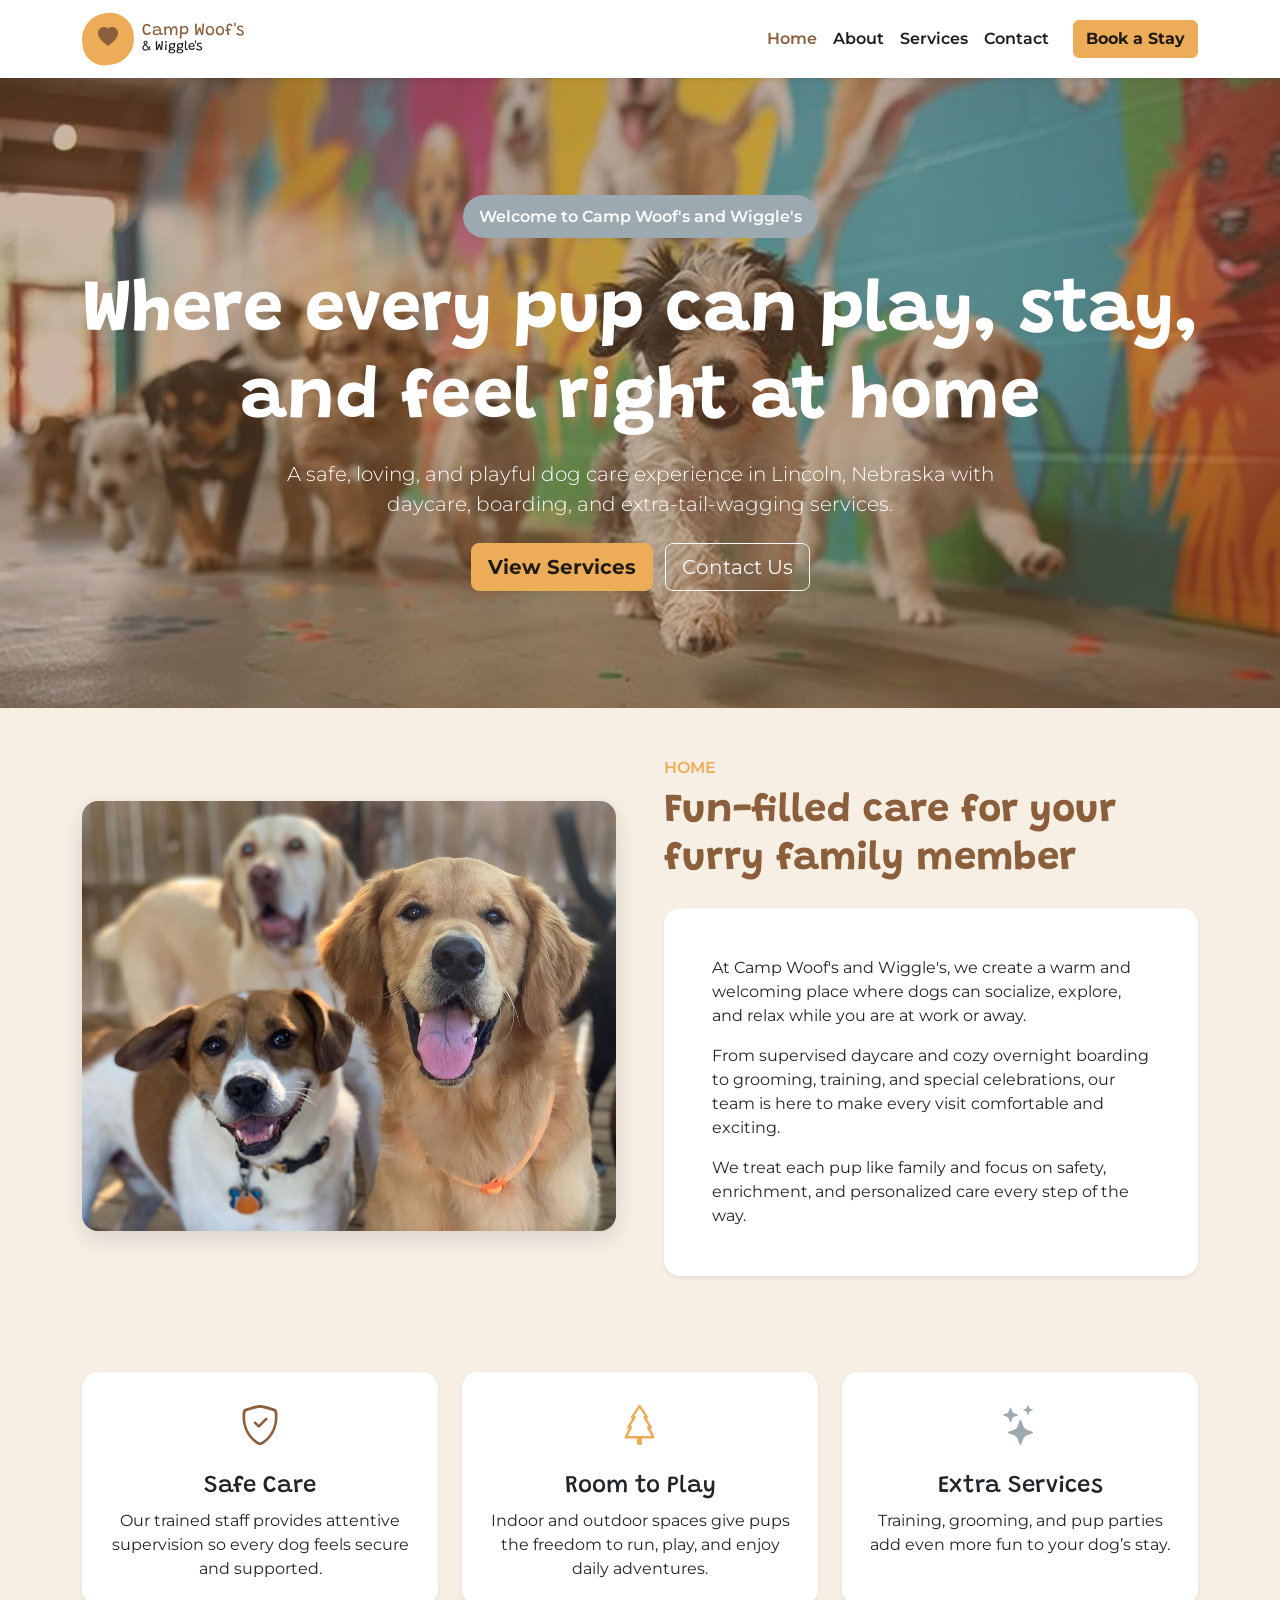
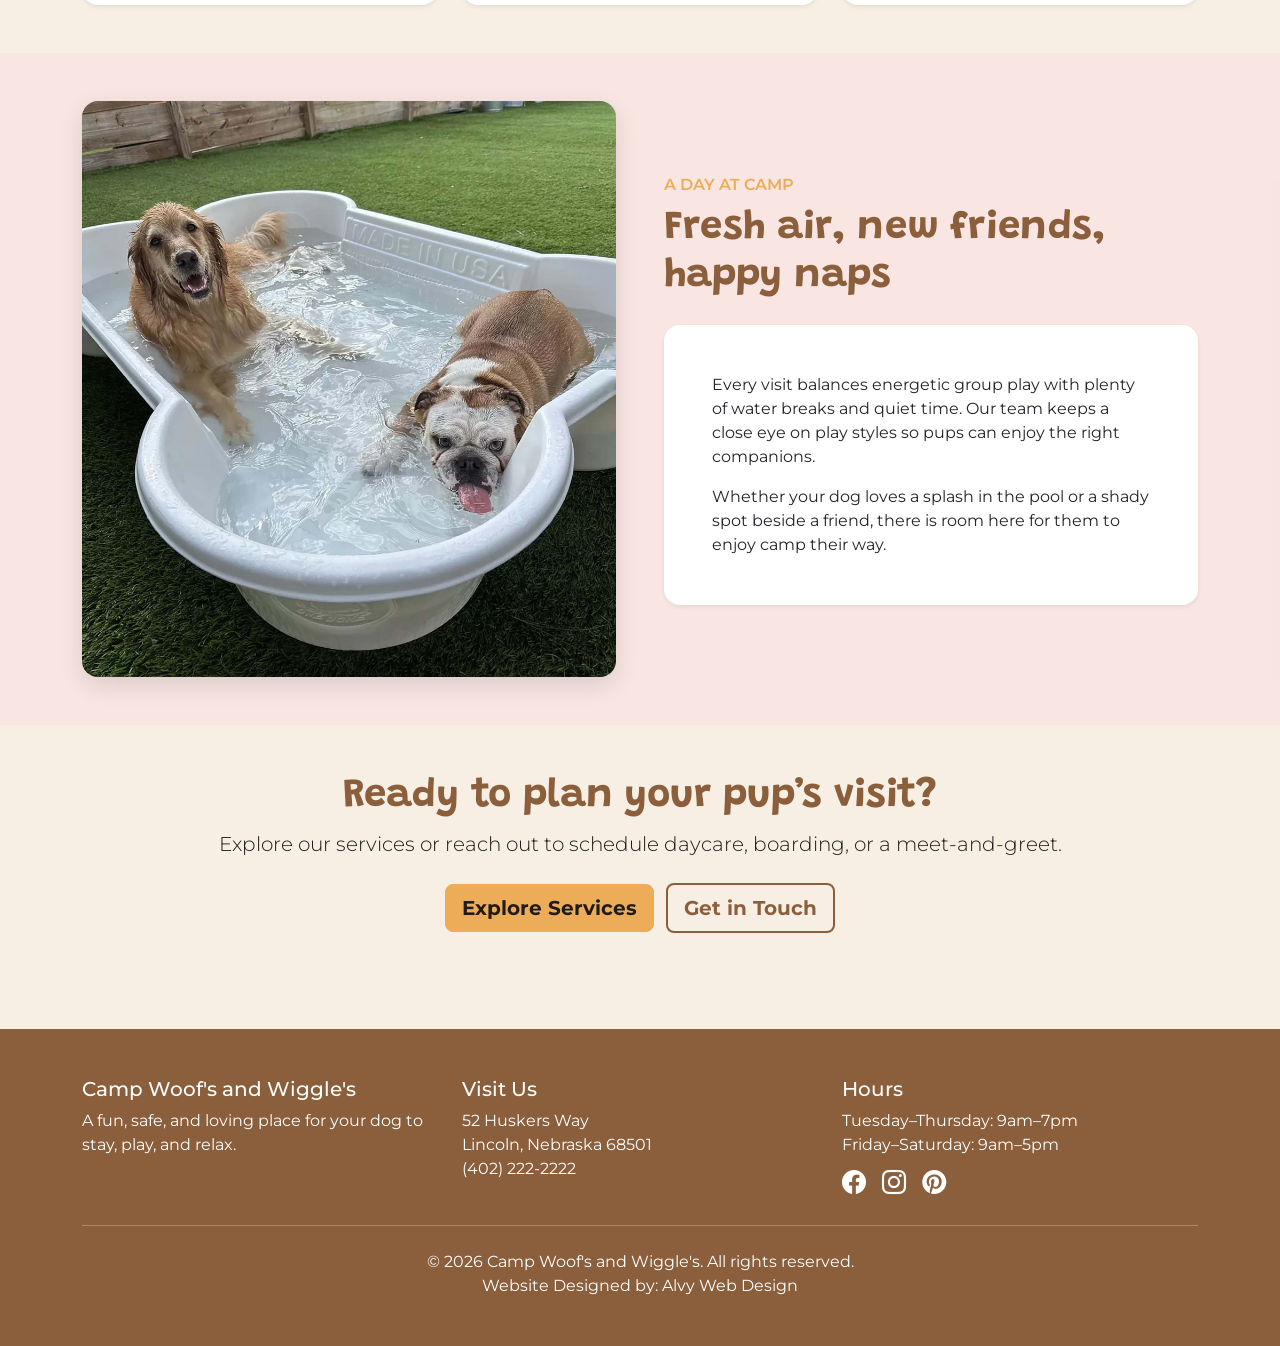
<file: index.html>
<!doctype html>
<html lang="en">
  <head>
    <meta charset="utf-8">
    <meta name="viewport" content="width=device-width, initial-scale=1">
    <title>Camp Woof's and Wiggle's - Home</title>
    <link href="https://cdn.jsdelivr.net/npm/bootstrap@5.3.8/dist/css/bootstrap.min.css" rel="stylesheet" integrity="sha384-sRIl4kxILFvY47J16cr9ZwB07vP4J8+LH7qKQnuqkuIAvNWLzeN8tE5YBujZqJLB" crossorigin="anonymous">
    <link href="styles.css" rel="stylesheet">
    <link rel="preconnect" href="https://fonts.googleapis.com">
    <link rel="preconnect" href="https://fonts.gstatic.com" crossorigin>
    <link rel="stylesheet" href="https://cdn.jsdelivr.net/npm/bootstrap-icons@1.13.1/font/bootstrap-icons.min.css">
    <link href="https://fonts.googleapis.com/css2?family=Grandstander:ital,wght@0,100..900;1,100..900&family=Montserrat:ital,wght@0,100..900;1,100..900&display=swap" rel="stylesheet">
    <script src="https://cdn.jsdelivr.net/npm/bootstrap@5.3.8/dist/js/bootstrap.bundle.min.js" integrity="sha384-FKyoEForCGlyvwx9Hj09JcYn3nv7wiPVlz7YYwJrWVcXK/BmnVDxM+D2scQbITxI" crossorigin="anonymous"></script>
  
  </head>
  <body>
    <nav class="navbar navbar-expand-lg sticky-top shadow-sm">
      <div class="container">
        <a class="navbar-brand d-flex align-items-center gap-2" href="index.html" aria-label="Camp Woof's and Wiggle's home">
          <span class="brand-mark" aria-hidden="true"><i class="bi bi-heart-fill"></i></span>
          <span class="brand-name">Camp Woof's<br><small>&amp; Wiggle's</small></span>
        </a>
        <button class="navbar-toggler" type="button" data-bs-toggle="collapse" data-bs-target="#mainNav" aria-controls="mainNav" aria-expanded="false" aria-label="Toggle navigation">
          <span class="navbar-toggler-icon"></span>
        </button>
        <div class="collapse navbar-collapse" id="mainNav">
          <ul class="navbar-nav ms-auto mb-2 mb-lg-0">
            <li class="nav-item"><a class="nav-link active" aria-current="page" href="index.html">Home</a></li>
            <li class="nav-item"><a class="nav-link" href="about.html">About</a></li>
            <li class="nav-item"><a class="nav-link" href="services.html">Services</a></li>
            <li class="nav-item"><a class="nav-link" href="contact.html">Contact</a></li>
          </ul>
          <a href="contact.html" class="btn btn-brand ms-lg-3">Book a Stay</a>
        </div>
      </div>
    </nav>

    <header class="page-hero d-flex align-items-center text-white">
      <div class="container text-center py-5">
        <span class="feature-badge mb-3">Welcome to Camp Woof's and Wiggle's</span>
        <h1 class="display-2 fw-bold mt-3 mb-3">Where every pup can play, stay, and feel right at home</h1>
        <p class="lead col-lg-8 mx-auto mb-4">A safe, loving, and playful dog care experience in Lincoln, Nebraska with daycare, boarding, and extra-tail-wagging services.</p>
        <a href="services.html" class="btn btn-brand btn-lg me-2">View Services</a>
        <a href="contact.html" class="btn btn-outline-light btn-lg">Contact Us</a>
      </div>
    </header>

    <main>
      <section class="py-5">
        <div class="container">
          <div class="row align-items-center g-5">
            <div class="col-lg-6">
              <img src="2-cute-dogs.jpg.jpg" class="home-image" alt="Two happy dogs relaxing together" width="1200" height="800">
            </div>
            <div class="col-lg-6">
              <span class="text-uppercase fw-semibold accent-text">Home</span>
              <h2 class="display-6 fw-bold section-title mt-2">Fun-filled care for your furry family member</h2>
              <div class="card info-card shadow-sm mt-4">
                <div class="card-body p-4 p-lg-5">
                  <p class="mb-3">At Camp Woof's and Wiggle's, we create a warm and welcoming place where dogs can socialize, explore, and relax while you are at work or away.</p>
                  <p class="mb-3">From supervised daycare and cozy overnight boarding to grooming, training, and special celebrations, our team is here to make every visit comfortable and exciting.</p>
                  <p class="mb-0">We treat each pup like family and focus on safety, enrichment, and personalized care every step of the way.</p>
                </div>
              </div>
            </div>
          </div>
        </div>
      </section>

      <section class="py-5">
        <div class="container">
          <div class="row g-4 text-center">
            <div class="col-md-4">
              <div class="card info-card h-100 shadow-sm">
                <div class="card-body p-4">
                  <i class="bi bi-shield-check fs-1" style="color: var(--primary-brown);"></i>
                  <h3 class="h4 mt-3">Safe Care</h3>
                  <p class="mb-0">Our trained staff provides attentive supervision so every dog feels secure and supported.</p>
                </div>
              </div>
            </div>
            <div class="col-md-4">
              <div class="card info-card h-100 shadow-sm">
                <div class="card-body p-4">
                  <i class="bi bi-tree fs-1" style="color: var(--secondary-gold);"></i>
                  <h3 class="h4 mt-3">Room to Play</h3>
                  <p class="mb-0">Indoor and outdoor spaces give pups the freedom to run, play, and enjoy daily adventures.</p>
                </div>
              </div>
            </div>
            <div class="col-md-4">
              <div class="card info-card h-100 shadow-sm">
                <div class="card-body p-4">
                  <i class="bi bi-stars fs-1" style="color: var(--primary-blue);"></i>
                  <h3 class="h4 mt-3">Extra Services</h3>
                  <p class="mb-0">Training, grooming, and pup parties add even more fun to your dog’s stay.</p>
                </div>
              </div>
            </div>
          </div>
        </div>
      </section>

      <section class="py-5 activity-section">
        <div class="container">
          <div class="row align-items-center g-5">
            <div class="col-lg-6">
              <img src="2-dogs-in-bone-pool.jpg.jpg" class="home-image" alt="Two dogs cooling off in a bone-shaped pool" width="1200" height="800" loading="lazy">
            </div>
            <div class="col-lg-6">
              <span class="text-uppercase fw-semibold accent-text">A day at camp</span>
              <h2 class="display-6 fw-bold section-title mt-2">Fresh air, new friends, happy naps</h2>
              <div class="card info-card shadow-sm mt-4">
                <div class="card-body p-4 p-lg-5">
                  <p class="mb-3">Every visit balances energetic group play with plenty of water breaks and quiet time. Our team keeps a close eye on play styles so pups can enjoy the right companions.</p>
                  <p class="mb-0">Whether your dog loves a splash in the pool or a shady spot beside a friend, there is room here for them to enjoy camp their way.</p>
                </div>
              </div>
            </div>
          </div>
        </div>
      </section>

      <section class="py-5 text-center">
        <div class="container">
          <h2 class="display-6 fw-bold section-title">Ready to plan your pup’s visit?</h2>
          <p class="lead mb-4">Explore our services or reach out to schedule daycare, boarding, or a meet-and-greet.</p>
          <a href="services.html" class="btn btn-brand btn-lg me-2">Explore Services</a>
          <a href="contact.html" class="btn btn-outline-brand btn-lg">Get in Touch</a>
        </div>
      </section>
    </main>

    <footer class="site-footer text-white py-5 mt-5">
      <div class="container">
        <div class="row g-4">
          <div class="col-md-4">
            <h5>Camp Woof's and Wiggle's</h5>
            <p class="mb-0">A fun, safe, and loving place for your dog to stay, play, and relax.</p>
          </div>
          <div class="col-md-4">
            <h5>Visit Us</h5>
            <p class="mb-0">52 Huskers Way<br>Lincoln, Nebraska 68501<br>(402) 222-2222</p>
          </div>
          <div class="col-md-4">
            <h5>Hours</h5>
            <p class="mb-2">Tuesday–Thursday: 9am–7pm<br>Friday–Saturday: 9am–5pm</p>
            <div class="d-flex gap-3 fs-4">
              <a href="#" aria-label="Facebook"><i class="bi bi-facebook"></i></a>
              <a href="#" aria-label="Instagram"><i class="bi bi-instagram"></i></a>
              <a href="#" aria-label="Pinterest"><i class="bi bi-pinterest"></i></a>
            </div>
          </div>
        </div>
        <hr class="border-light my-4">
        <p class="mb-0 text-center">&copy; 2026 Camp Woof's and Wiggle's. All rights reserved.</p>
        <p class="mb-0 text-center">Website Designed by: <a href="https://www.salvywebdesign.com">Alvy Web Design</a></p>
      </div>
    </footer>
  </body>
</html>
</file>
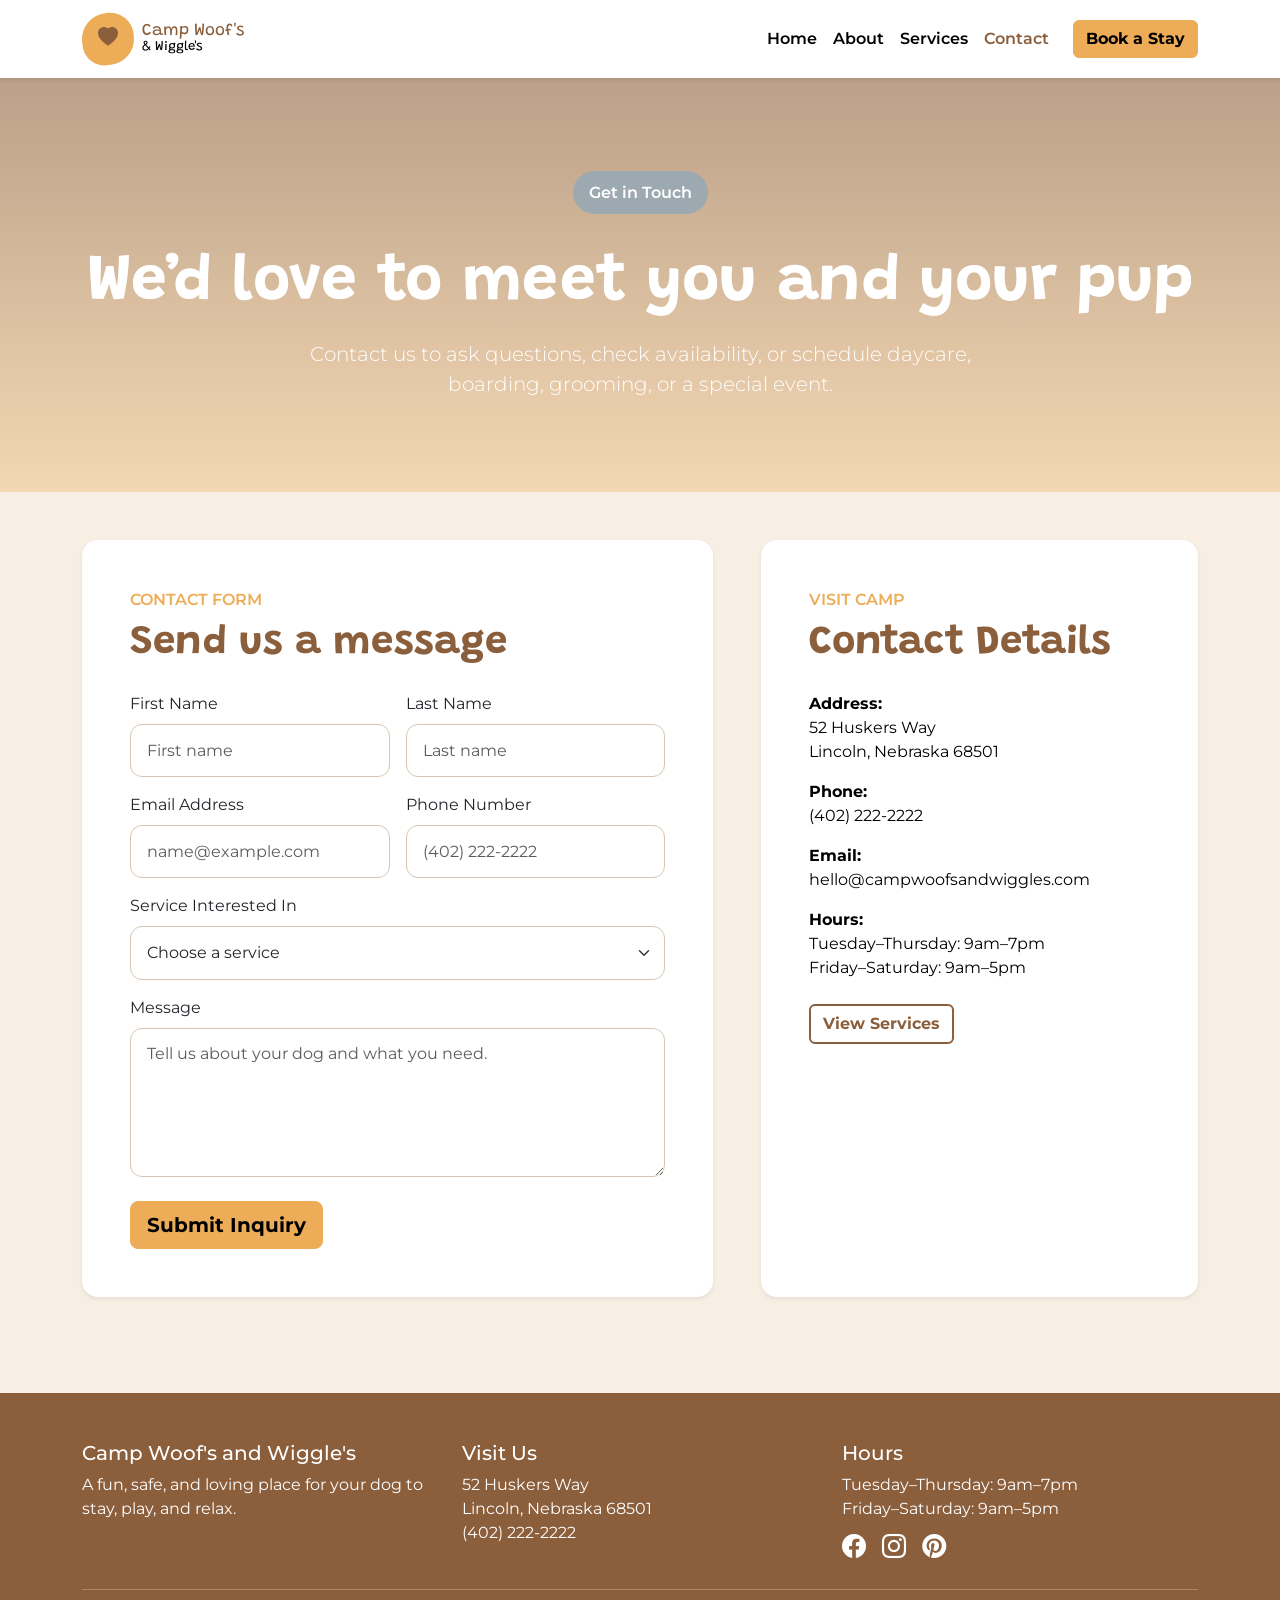
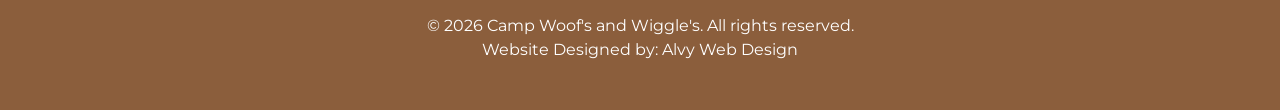
<file: contact.html>
<!doctype html>
<html lang="en">
  <head>
    <meta charset="utf-8">
    <meta name="viewport" content="width=device-width, initial-scale=1">
    <title>Camp Woof's and Wiggle's - Contact</title>
    <link href="https://cdn.jsdelivr.net/npm/bootstrap@5.3.8/dist/css/bootstrap.min.css" rel="stylesheet" integrity="sha384-sRIl4kxILFvY47J16cr9ZwB07vP4J8+LH7qKQnuqkuIAvNWLzeN8tE5YBujZqJLB" crossorigin="anonymous">
    <link href="styles.css" rel="stylesheet">
    <link rel="preconnect" href="https://fonts.googleapis.com">
    <link rel="preconnect" href="https://fonts.gstatic.com" crossorigin>
    <link rel="stylesheet" href="https://cdn.jsdelivr.net/npm/bootstrap-icons@1.13.1/font/bootstrap-icons.min.css">
    <link href="https://fonts.googleapis.com/css2?family=Grandstander:ital,wght@0,100..900;1,100..900&family=Montserrat:ital,wght@0,100..900;1,100..900&display=swap" rel="stylesheet">
    <script src="https://cdn.jsdelivr.net/npm/bootstrap@5.3.8/dist/js/bootstrap.bundle.min.js" integrity="sha384-FKyoEForCGlyvwx9Hj09JcYn3nv7wiPVlz7YYwJrWVcXK/BmnVDxM+D2scQbITxI" crossorigin="anonymous"></script>
    <style>
      :root {
        --primary-brown: #8b5e3c;
        --primary-blue: #9ca9b0;
        --secondary-tan: #c49a6c;
        --secondary-gold: #ecac58;
        --secondary-pink: #fbd3df;
        --cream: #f7efe4;
        --black: #000000;
        --white: #ffffff;
      }

      body {
        font-family: "Montserrat", sans-serif;
        background-color: var(--cream);
        color: var(--black);
      }

      h1, h2, h3, .navbar-brand {
        font-family: "Grandstander", cursive;
      }

      .navbar { background-color: var(--white) !important; }
      .navbar .nav-link { color: var(--black); font-weight: 600; }
      .navbar .nav-link.active, .navbar .nav-link:hover { color: var(--primary-brown); }
      .btn-brand {
        background-color: var(--secondary-gold);
        border-color: var(--secondary-gold);
        color: var(--black);
        font-weight: 700;
      }
      .btn-brand:hover {
        background-color: var(--primary-brown);
        border-color: var(--primary-brown);
        color: var(--white);
      }
      .btn-outline-brand {
        border: 2px solid var(--primary-brown);
        color: var(--primary-brown);
        font-weight: 700;
      }
      .btn-outline-brand:hover {
        background-color: var(--primary-brown);
        color: var(--white);
      }
      .page-hero {
        min-height: 46vh;
        background:
          linear-gradient(rgba(139, 94, 60, 0.55), rgba(236, 172, 88, 0.35)),
          url('https://images.unsplash.com/photo-1517849845537-4d257902454a?auto=format&fit=crop&w=1600&q=80') center/cover no-repeat;
      }
      .section-title { color: var(--primary-brown); }
      .accent-text { color: var(--secondary-gold); }
      .info-card {
        background-color: var(--white);
        border: 0;
        border-radius: 1rem;
      }
      .contact-box {
        background-color: var(--white);
        border-radius: 1rem;
      }
      .form-control,
      .form-select {
        border-radius: 0.75rem;
        border: 1px solid #d8c5b1;
        padding: 0.85rem 1rem;
      }
      .form-control:focus,
      .form-select:focus {
        border-color: var(--primary-blue);
        box-shadow: 0 0 0 0.25rem rgba(156, 169, 176, 0.25);
      }
      .feature-badge {
        background-color: var(--primary-blue);
        color: var(--white);
        padding: 0.6rem 1rem;
        border-radius: 999px;
        font-weight: 600;
        display: inline-block;
      }
      .site-footer { background-color: var(--primary-brown); }
      .site-footer a { color: var(--white); text-decoration: none; }
      .site-footer a:hover { color: var(--secondary-gold); }
    </style>
  </head>
  <body>
    <nav class="navbar navbar-expand-lg sticky-top shadow-sm">
      <div class="container">
        <a class="navbar-brand d-flex align-items-center gap-2" href="index.html" aria-label="Camp Woof's and Wiggle's home">
          <span class="brand-mark" aria-hidden="true"><i class="bi bi-heart-fill"></i></span>
          <span class="brand-name">Camp Woof's<br><small>&amp; Wiggle's</small></span>
        </a>
        <button class="navbar-toggler" type="button" data-bs-toggle="collapse" data-bs-target="#mainNav" aria-controls="mainNav" aria-expanded="false" aria-label="Toggle navigation">
          <span class="navbar-toggler-icon"></span>
        </button>
        <div class="collapse navbar-collapse" id="mainNav">
          <ul class="navbar-nav ms-auto mb-2 mb-lg-0">
            <li class="nav-item"><a class="nav-link" href="index.html">Home</a></li>
            <li class="nav-item"><a class="nav-link" href="about.html">About</a></li>
            <li class="nav-item"><a class="nav-link" href="services.html">Services</a></li>
            <li class="nav-item"><a class="nav-link active" aria-current="page" href="contact.html">Contact</a></li>
          </ul>
          <a href="contact.html" class="btn btn-brand ms-lg-3">Book a Stay</a>
        </div>
      </div>
    </nav>

    <header class="page-hero d-flex align-items-center text-white">
      <div class="container text-center py-5">
        <span class="feature-badge mb-3">Get in Touch</span>
        <h1 class="display-3 fw-bold mt-3 mb-3">We’d love to meet you and your pup</h1>
        <p class="lead col-lg-8 mx-auto mb-0">Contact us to ask questions, check availability, or schedule daycare, boarding, grooming, or a special event.</p>
      </div>
    </header>

    <main>
      <section class="py-5">
        <div class="container">
          <div class="row g-5">
            <div class="col-lg-7">
              <div class="card info-card shadow-sm">
                <div class="card-body p-4 p-lg-5">
                  <span class="text-uppercase fw-semibold accent-text">Contact Form</span>
                  <h2 class="display-6 fw-bold section-title mt-2 mb-4">Send us a message</h2>
                  <form>
                    <div class="row g-3">
                      <div class="col-md-6">
                        <label for="firstName" class="form-label">First Name</label>
                        <input type="text" class="form-control" id="firstName" placeholder="First name">
                      </div>
                      <div class="col-md-6">
                        <label for="lastName" class="form-label">Last Name</label>
                        <input type="text" class="form-control" id="lastName" placeholder="Last name">
                      </div>
                      <div class="col-md-6">
                        <label for="email" class="form-label">Email Address</label>
                        <input type="email" class="form-control" id="email" placeholder="name@example.com">
                      </div>
                      <div class="col-md-6">
                        <label for="phone" class="form-label">Phone Number</label>
                        <input type="tel" class="form-control" id="phone" placeholder="(402) 222-2222">
                      </div>
                      <div class="col-12">
                        <label for="serviceType" class="form-label">Service Interested In</label>
                        <select class="form-select" id="serviceType">
                          <option selected>Choose a service</option>
                          <option>Dog Daycare</option>
                          <option>Overnight Boarding</option>
                          <option>Bathing & Grooming</option>
                          <option>Training</option>
                          <option>Pup Parties</option>
                        </select>
                      </div>
                      <div class="col-12">
                        <label for="message" class="form-label">Message</label>
                        <textarea class="form-control" id="message" rows="5" placeholder="Tell us about your dog and what you need."></textarea>
                      </div>
                    </div>
                    <button type="submit" class="btn btn-brand btn-lg mt-4">Submit Inquiry</button>
                  </form>
                </div>
              </div>
            </div>
            <div class="col-lg-5">
              <div class="contact-box p-4 p-lg-5 h-100 shadow-sm">
                <span class="text-uppercase fw-semibold accent-text">Visit Camp</span>
                <h2 class="display-6 fw-bold section-title mt-2">Contact Details</h2>
                <div class="mt-4">
                  <p class="mb-3"><strong>Address:</strong><br>52 Huskers Way<br>Lincoln, Nebraska 68501</p>
                  <p class="mb-3"><strong>Phone:</strong><br>(402) 222-2222</p>
                  <p class="mb-3"><strong>Email:</strong><br>hello@campwoofsandwiggles.com</p>
                  <p class="mb-4"><strong>Hours:</strong><br>Tuesday–Thursday: 9am–7pm<br>Friday–Saturday: 9am–5pm</p>
                  <a href="services.html" class="btn btn-outline-brand">View Services</a>
                </div>
              </div>
            </div>
          </div>
        </div>
      </section>
    </main>

    <footer class="site-footer text-white py-5 mt-5">
      <div class="container">
        <div class="row g-4">
          <div class="col-md-4">
            <h5>Camp Woof's and Wiggle's</h5>
            <p class="mb-0">A fun, safe, and loving place for your dog to stay, play, and relax.</p>
          </div>
          <div class="col-md-4">
            <h5>Visit Us</h5>
            <p class="mb-0">52 Huskers Way<br>Lincoln, Nebraska 68501<br>(402) 222-2222</p>
          </div>
          <div class="col-md-4">
            <h5>Hours</h5>
            <p class="mb-2">Tuesday–Thursday: 9am–7pm<br>Friday–Saturday: 9am–5pm</p>
            <div class="d-flex gap-3 fs-4">
              <a href="#" aria-label="Facebook"><i class="bi bi-facebook"></i></a>
              <a href="#" aria-label="Instagram"><i class="bi bi-instagram"></i></a>
              <a href="#" aria-label="Pinterest"><i class="bi bi-pinterest"></i></a>
            </div>
          </div>
        </div>
        <hr class="border-light my-4">
        <p class="mb-0 text-center">&copy; 2026 Camp Woof's and Wiggle's. All rights reserved.</p>
        <p class="mb-0 text-center">Website Designed by: <a href="www.salvywebdesign.com">Alvy Web Design</a></p>
      </div>
    </footer>
  </body>
</html>
</file>
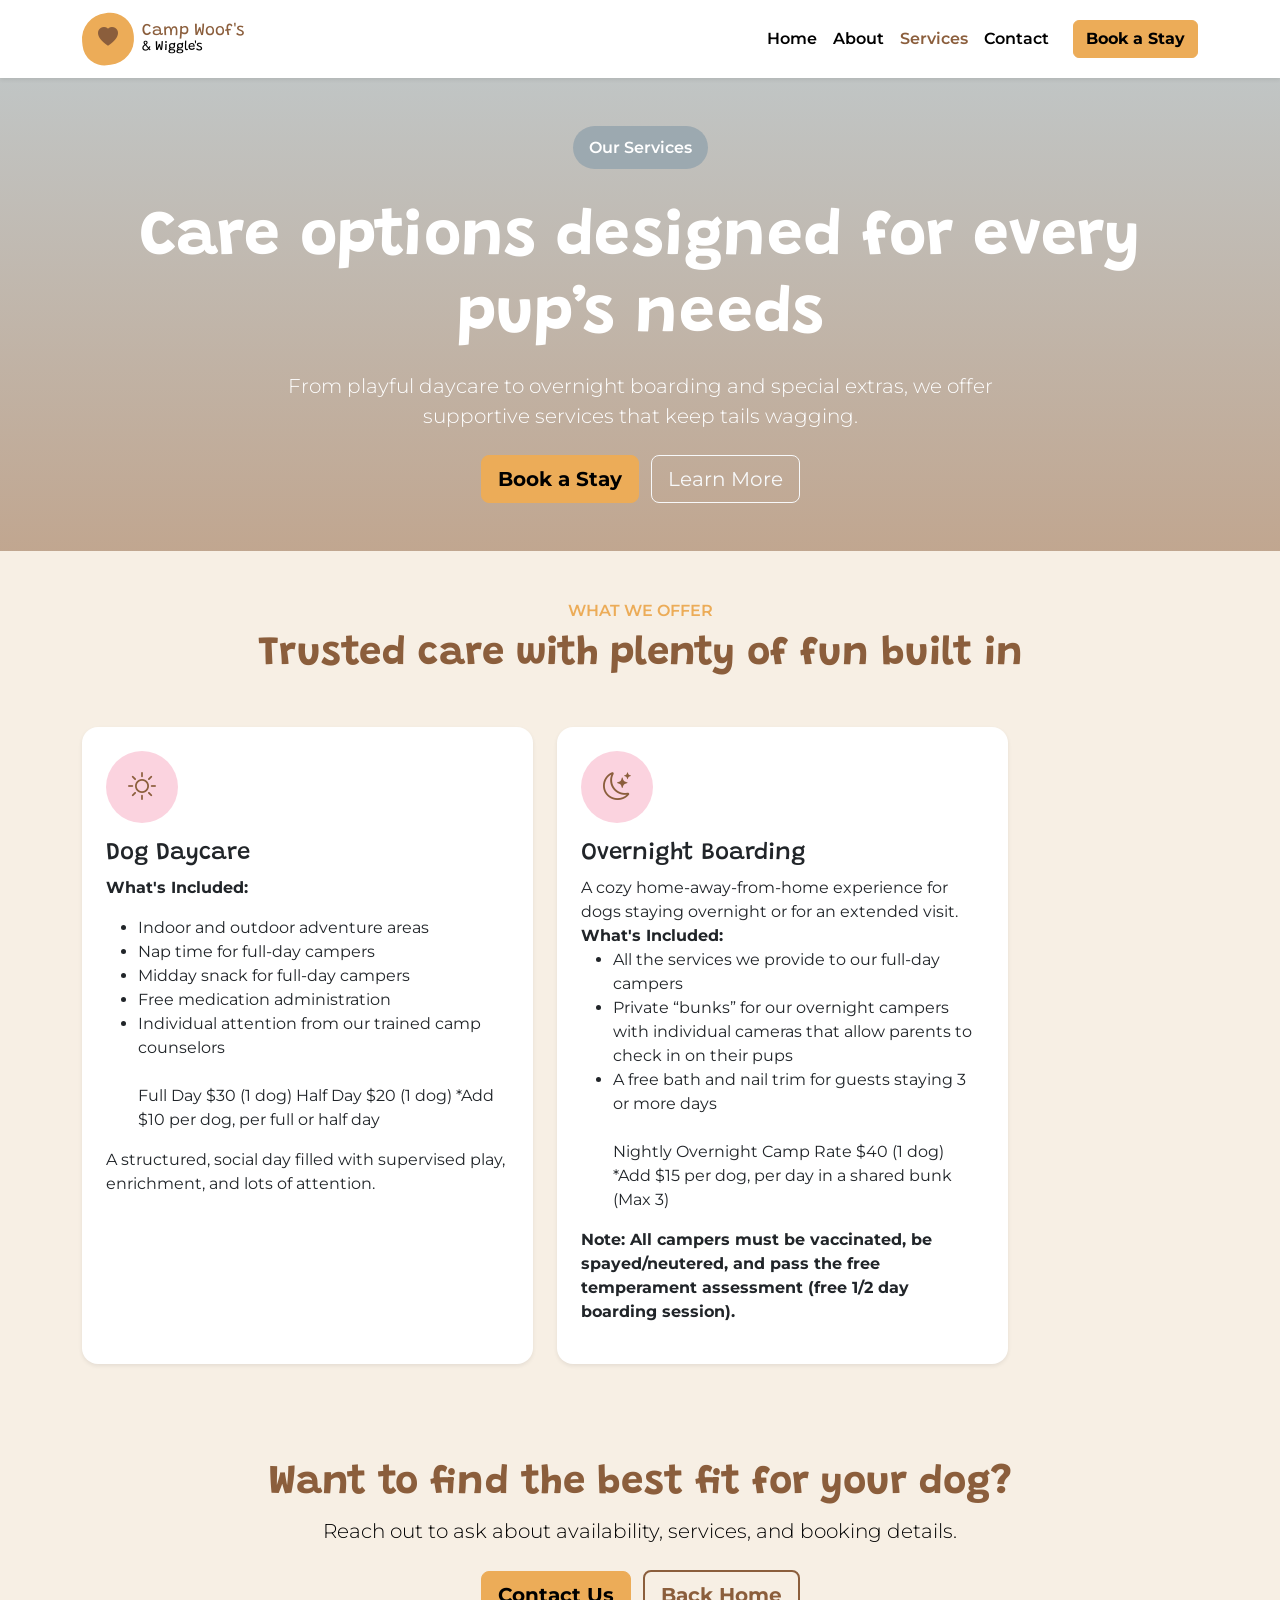
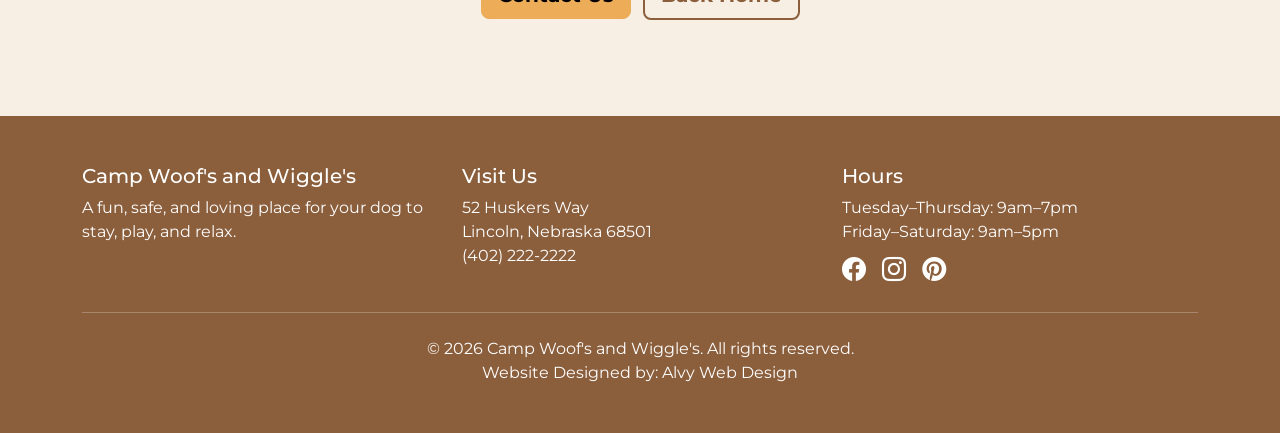
<file: services.html>
<!doctype html>
<html lang="en">
  <head>
    <meta charset="utf-8">
    <meta name="viewport" content="width=device-width, initial-scale=1">
    <title>Camp Woof's and Wiggle's - Services</title>
    <link href="https://cdn.jsdelivr.net/npm/bootstrap@5.3.8/dist/css/bootstrap.min.css" rel="stylesheet" integrity="sha384-sRIl4kxILFvY47J16cr9ZwB07vP4J8+LH7qKQnuqkuIAvNWLzeN8tE5YBujZqJLB" crossorigin="anonymous">
    <link href="styles.css" rel="stylesheet">
    <link rel="preconnect" href="https://fonts.googleapis.com">
    <link rel="preconnect" href="https://fonts.gstatic.com" crossorigin>
    <link rel="stylesheet" href="https://cdn.jsdelivr.net/npm/bootstrap-icons@1.13.1/font/bootstrap-icons.min.css">
    <link href="https://fonts.googleapis.com/css2?family=Grandstander:ital,wght@0,100..900;1,100..900&family=Montserrat:ital,wght@0,100..900;1,100..900&display=swap" rel="stylesheet">
    <script src="https://cdn.jsdelivr.net/npm/bootstrap@5.3.8/dist/js/bootstrap.bundle.min.js" integrity="sha384-FKyoEForCGlyvwx9Hj09JcYn3nv7wiPVlz7YYwJrWVcXK/BmnVDxM+D2scQbITxI" crossorigin="anonymous"></script>
    <style>
      :root {
        --primary-brown: #8b5e3c;
        --primary-blue: #9ca9b0;
        --secondary-tan: #c49a6c;
        --secondary-gold: #ecac58;
        --secondary-pink: #fbd3df;
        --cream: #f7efe4;
        --black: #000000;
        --white: #ffffff;
      }

      body {
        font-family: "Montserrat", sans-serif;
        background-color: var(--cream);
        color: var(--black);
      }

      h1, h2, h3, .navbar-brand {
        font-family: "Grandstander", cursive;
      }

      .navbar { background-color: var(--white) !important; }
      .navbar .nav-link { color: var(--black); font-weight: 600; }
      .navbar .nav-link.active, .navbar .nav-link:hover { color: var(--primary-brown); }

      .btn-brand {
        background-color: var(--secondary-gold);
        border-color: var(--secondary-gold);
        color: var(--black);
        font-weight: 700;
      }
      .btn-brand:hover {
        background-color: var(--primary-brown);
        border-color: var(--primary-brown);
        color: var(--white);
      }
      .btn-outline-brand {
        border: 2px solid var(--primary-brown);
        color: var(--primary-brown);
        font-weight: 700;
      }
      .btn-outline-brand:hover {
        background-color: var(--primary-brown);
        color: var(--white);
      }

      .page-hero {
        min-height: 52vh;
        background:
          linear-gradient(rgba(156, 169, 176, 0.6), rgba(139, 94, 60, 0.5)),
          url('https://images.unsplash.com/photo-1548199973-03cce0bbc87b?auto=format&fit=crop&w=1600&q=80') center/cover no-repeat;
      }

      .section-title { color: var(--primary-brown); }
      .accent-text { color: var(--secondary-gold); }
      .info-card {
        background-color: var(--white);
        border: 0;
        border-radius: 1rem;
      }
      .feature-badge {
        background-color: var(--primary-blue);
        color: var(--white);
        padding: 0.6rem 1rem;
        border-radius: 999px;
        font-weight: 600;
        display: inline-block;
      }
      .service-icon {
        width: 72px;
        height: 72px;
        display: inline-flex;
        align-items: center;
        justify-content: center;
        border-radius: 50%;
        background-color: var(--secondary-pink);
        color: var(--primary-brown);
        font-size: 1.75rem;
      }
      .site-footer { background-color: var(--primary-brown); }
      .site-footer a { color: var(--white); text-decoration: none; }
      .site-footer a:hover { color: var(--secondary-gold); }
    </style>
  </head>
  <body>
    <nav class="navbar navbar-expand-lg sticky-top shadow-sm">
      <div class="container">
        <a class="navbar-brand d-flex align-items-center gap-2" href="index.html" aria-label="Camp Woof's and Wiggle's home">
          <span class="brand-mark" aria-hidden="true"><i class="bi bi-heart-fill"></i></span>
          <span class="brand-name">Camp Woof's<br><small>&amp; Wiggle's</small></span>
        </a>
        <button class="navbar-toggler" type="button" data-bs-toggle="collapse" data-bs-target="#mainNav" aria-controls="mainNav" aria-expanded="false" aria-label="Toggle navigation">
          <span class="navbar-toggler-icon"></span>
        </button>
        <div class="collapse navbar-collapse" id="mainNav">
          <ul class="navbar-nav ms-auto mb-2 mb-lg-0">
            <li class="nav-item"><a class="nav-link" href="index.html">Home</a></li>
            <li class="nav-item"><a class="nav-link" href="about.html">About</a></li>
            <li class="nav-item"><a class="nav-link active" aria-current="page" href="services.html">Services</a></li>
            <li class="nav-item"><a class="nav-link" href="contact.html">Contact</a></li>
          </ul>
          <a href="contact.html" class="btn btn-brand ms-lg-3">Book a Stay</a>
        </div>
      </div>
    </nav>

    <header class="page-hero d-flex align-items-center text-white">
      <div class="container text-center py-5">
        <span class="feature-badge mb-3">Our Services</span>
        <h1 class="display-3 fw-bold mt-3 mb-3">Care options designed for every pup’s needs</h1>
        <p class="lead col-lg-8 mx-auto mb-4">From playful daycare to overnight boarding and special extras, we offer supportive services that keep tails wagging.</p>
        <a href="contact.html" class="btn btn-brand btn-lg me-2">Book a Stay</a>
        <a href="about.html" class="btn btn-outline-light btn-lg">Learn More</a>
      </div>
    </header>

    <main>
      
      <section class="py-5">
        <div class="container">
          <div class="text-center mb-5">
            <span class="text-uppercase fw-semibold accent-text">What We Offer</span>
            <h2 class="display-6 fw-bold section-title mt-2">Trusted care with plenty of fun built in</h2>
          </div>
          <div class="row g-4">
            <div class="col-md-6 col-lg-5">
              <div class="card info-card h-100 shadow-sm">
                <div class="card-body p-4">
                  <div class="service-icon mb-3"><i class="bi bi-sun"></i></div>
                  
                  <h3 class="h4">Dog Daycare</h3>
                  <p class=""mb-0"><strong>What's Included:</strong>
                    <ul>
                     <li>Indoor and outdoor adventure areas</li>
                     <li>Nap time for full-day campers</li>
                     <li>Midday snack for full-day campers</li>
                     <li>Free medication administration</li>
                     <li>Individual attention from our trained camp counselors</li>
                     <br>
                     Full Day $30 (1 dog)
                     Half Day $20 (1 dog)
                     *Add $10 per dog, per full or half day
                     </ul>
                   </p>
                  <p class="mb-0">A structured, social day filled with supervised play, enrichment, and lots of attention.</p>
                </div>
              </div>
            </div>
            <div class="col-md-6 col-lg-5">
              <div class="card info-card h-100 shadow-sm">
                <div class="card-body p-4">
                  <div class="service-icon mb-3"><i class="bi bi-moon-stars"></i></div>
                  <h3 class="h4">Overnight Boarding</h3>
                  <p class="mb-0">A cozy home-away-from-home experience for dogs staying overnight or for an extended visit.</p>
                  <p class="mb-0"><strong>What's Included:</strong><br>
                    <ul>
                     <li>All the services we provide to our full-day campers</li>
                     <li>Private “bunks” for our overnight campers with individual cameras that allow parents to check in on their pups</li>
                     <li>A free bath and nail trim for guests staying 3 or more days</li>
                     <br>
                     Nightly Overnight Camp Rate $40 (1 dog)
                     *Add $15 per dog, per day in a shared bunk (Max 3)
                    </ul>

                   <strong>Note: All campers must be vaccinated, be spayed/neutered, and pass
                   the free temperament assessment (free 1/2 day boarding session).</strong></p>
                </div>
              </div>
            </div>
            
              </div>
            </div>
          </div>
        </div>
      </section>

      <section class="py-5 text-center">
        <div class="container">
          <h2 class="display-6 fw-bold section-title">Want to find the best fit for your dog?</h2>
          <p class="lead mb-4">Reach out to ask about availability, services, and booking details.</p>
          <a href="contact.html" class="btn btn-brand btn-lg me-2">Contact Us</a>
          <a href="index.html" class="btn btn-outline-brand btn-lg">Back Home</a>
        </div>
      </section>
    </main>

    <footer class="site-footer text-white py-5 mt-5">
      <div class="container">
        <div class="row g-4">
          <div class="col-md-4">
            <h5>Camp Woof's and Wiggle's</h5>
            <p class="mb-0">A fun, safe, and loving place for your dog to stay, play, and relax.</p>
          </div>
          <div class="col-md-4">
            <h5>Visit Us</h5>
            <p class="mb-0">52 Huskers Way<br>Lincoln, Nebraska 68501<br>(402) 222-2222</p>
          </div>
          <div class="col-md-4">
            <h5>Hours</h5>
            <p class="mb-2">Tuesday–Thursday: 9am–7pm<br>Friday–Saturday: 9am–5pm</p>
            <div class="d-flex gap-3 fs-4">
              <a href="#" aria-label="Facebook"><i class="bi bi-facebook"></i></a>
              <a href="#" aria-label="Instagram"><i class="bi bi-instagram"></i></a>
              <a href="#" aria-label="Pinterest"><i class="bi bi-pinterest"></i></a>
            </div>
          </div>
        </div>
        <hr class="border-light my-4">
        <p class="mb-0 text-center">&copy; 2026 Camp Woof's and Wiggle's. All rights reserved.</p>
        <p class="mb-0 text-center">Website Designed by: <a href="www.salvywebdesign.com">Alvy Web Design</a></p>
      </div>
    </footer>
  </body>
</html>
</file>
<file: styles.css>
:root {
        --primary-brown: #8b5e3c;
        --primary-blue: #9ca9b0;
        --secondary-tan: #c49a6c;
        --secondary-gold: #ecac58;
        --secondary-pink: #fbd3df;
        --cream: #f7efe4;
        --black: #201b17;
        --white: #ffffff;
      }

      body {
        font-family: "Montserrat", sans-serif;
        background-color: var(--cream);
        color: var(--black);
      }

      h1, h2, h3, .navbar-brand {
        font-family: "Grandstander", cursive;
      }

      .navbar {
        background-color: var(--white) !important;
      }

      .brand-mark {
        display: grid;
        place-items: center;
        width: 3.25rem;
        height: 3.25rem;
        border-radius: 50% 45% 50% 42%;
        background: var(--secondary-gold);
        color: var(--primary-brown);
        transform: rotate(-6deg);
      }

      .brand-mark i {
        transform: rotate(6deg);
      }

      .brand-name {
        color: var(--primary-brown);
        font-size: 1.05rem;
        line-height: 0.9;
      }

      .brand-name small {
        color: var(--black);
        font-size: 0.78em;
      }

      .navbar .nav-link {
        color: var(--black);
        font-weight: 600;
      }

      .navbar .nav-link.active,
      .navbar .nav-link:hover {
        color: var(--primary-brown);
      }

      .btn-brand {
        background-color: var(--secondary-gold);
        border-color: var(--secondary-gold);
        color: var(--black);
        font-weight: 700;
      }

      .btn-brand:hover {
        background-color: var(--primary-brown);
        border-color: var(--primary-brown);
        color: var(--white);
      }

      .btn-outline-brand {
        border: 2px solid var(--primary-brown);
        color: var(--primary-brown);
        font-weight: 700;
      }

      .btn-outline-brand:hover {
        background-color: var(--primary-brown);
        color: var(--white);
      }

      .page-hero {
        min-height: 70vh;
        background:
          linear-gradient(rgba(139, 94, 60, 0.45), rgba(139, 94, 60, 0.45)),
          url('dog-pack-of-puppies.jpg.jpg') center 42%/cover no-repeat;
      }

      .section-title {
        color: var(--primary-brown);
      }

      .accent-text {
        color: var(--secondary-gold);
      }

      .info-card {
        background-color: var(--white);
        border: 0;
        border-radius: 1rem;
      }

      .feature-badge {
        background-color: var(--primary-blue);
        color: var(--white);
        padding: 0.6rem 1rem;
        border-radius: 999px;
        font-weight: 600;
        display: inline-block;
      }

      .home-image {
        width: 100%;
        height: 100%;
        min-height: 320px;
        object-fit: cover;
        border-radius: 1rem;
        box-shadow: 0 0.5rem 1.5rem rgba(0, 0, 0, 0.12);
      }

      .site-footer {
        background-color: var(--primary-brown);
      }

      .site-footer a {
        color: var(--white);
        text-decoration: none;
      }

      .site-footer a:hover {
        color: var(--secondary-gold);
      }

      .activity-section {
        background: rgba(251, 211, 223, 0.35);
      }

      a:focus-visible,
      button:focus-visible {
        outline: 3px solid var(--primary-brown);
        outline-offset: 3px;
      }

      @media (max-width: 575.98px) {
        .page-hero {
          min-height: 78vh;
        }

        .page-hero .btn {
          display: block;
          width: 100%;
          margin: 0.75rem 0 0 !important;
        }
      }
</file>
